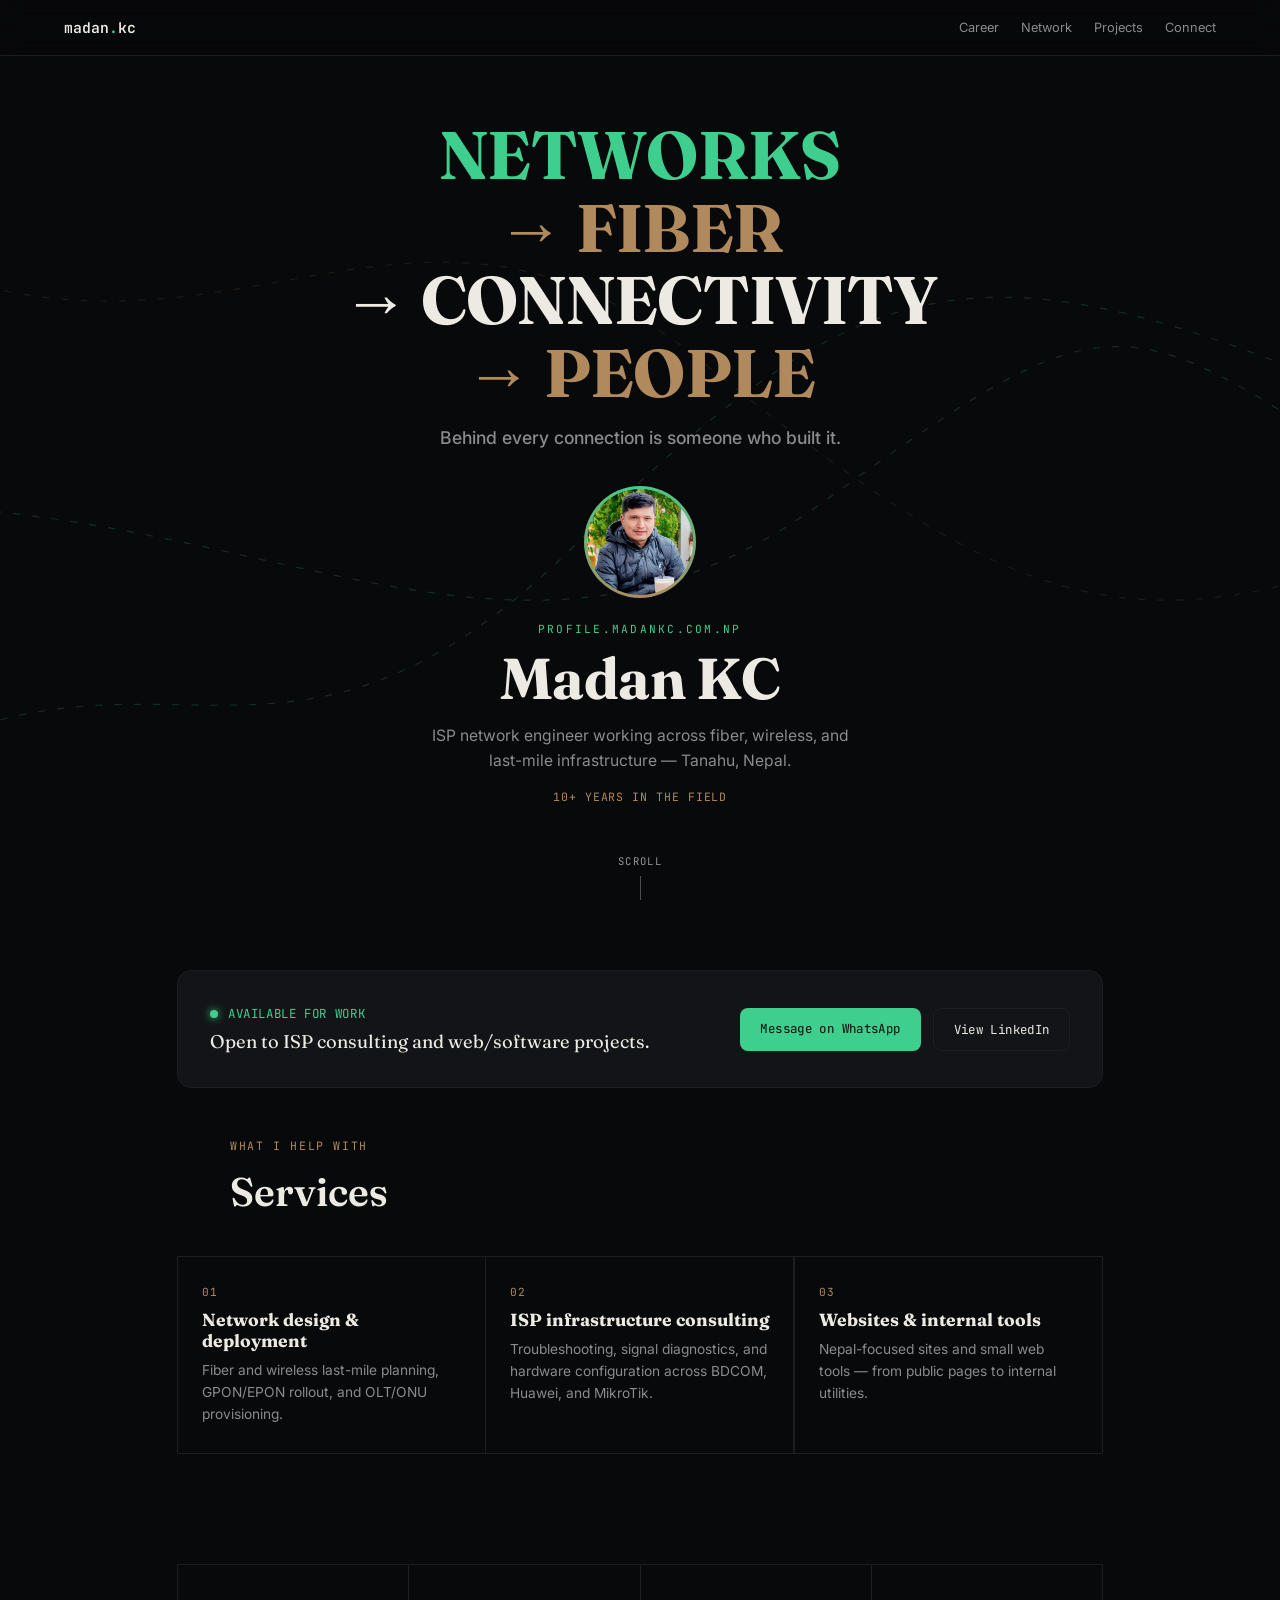
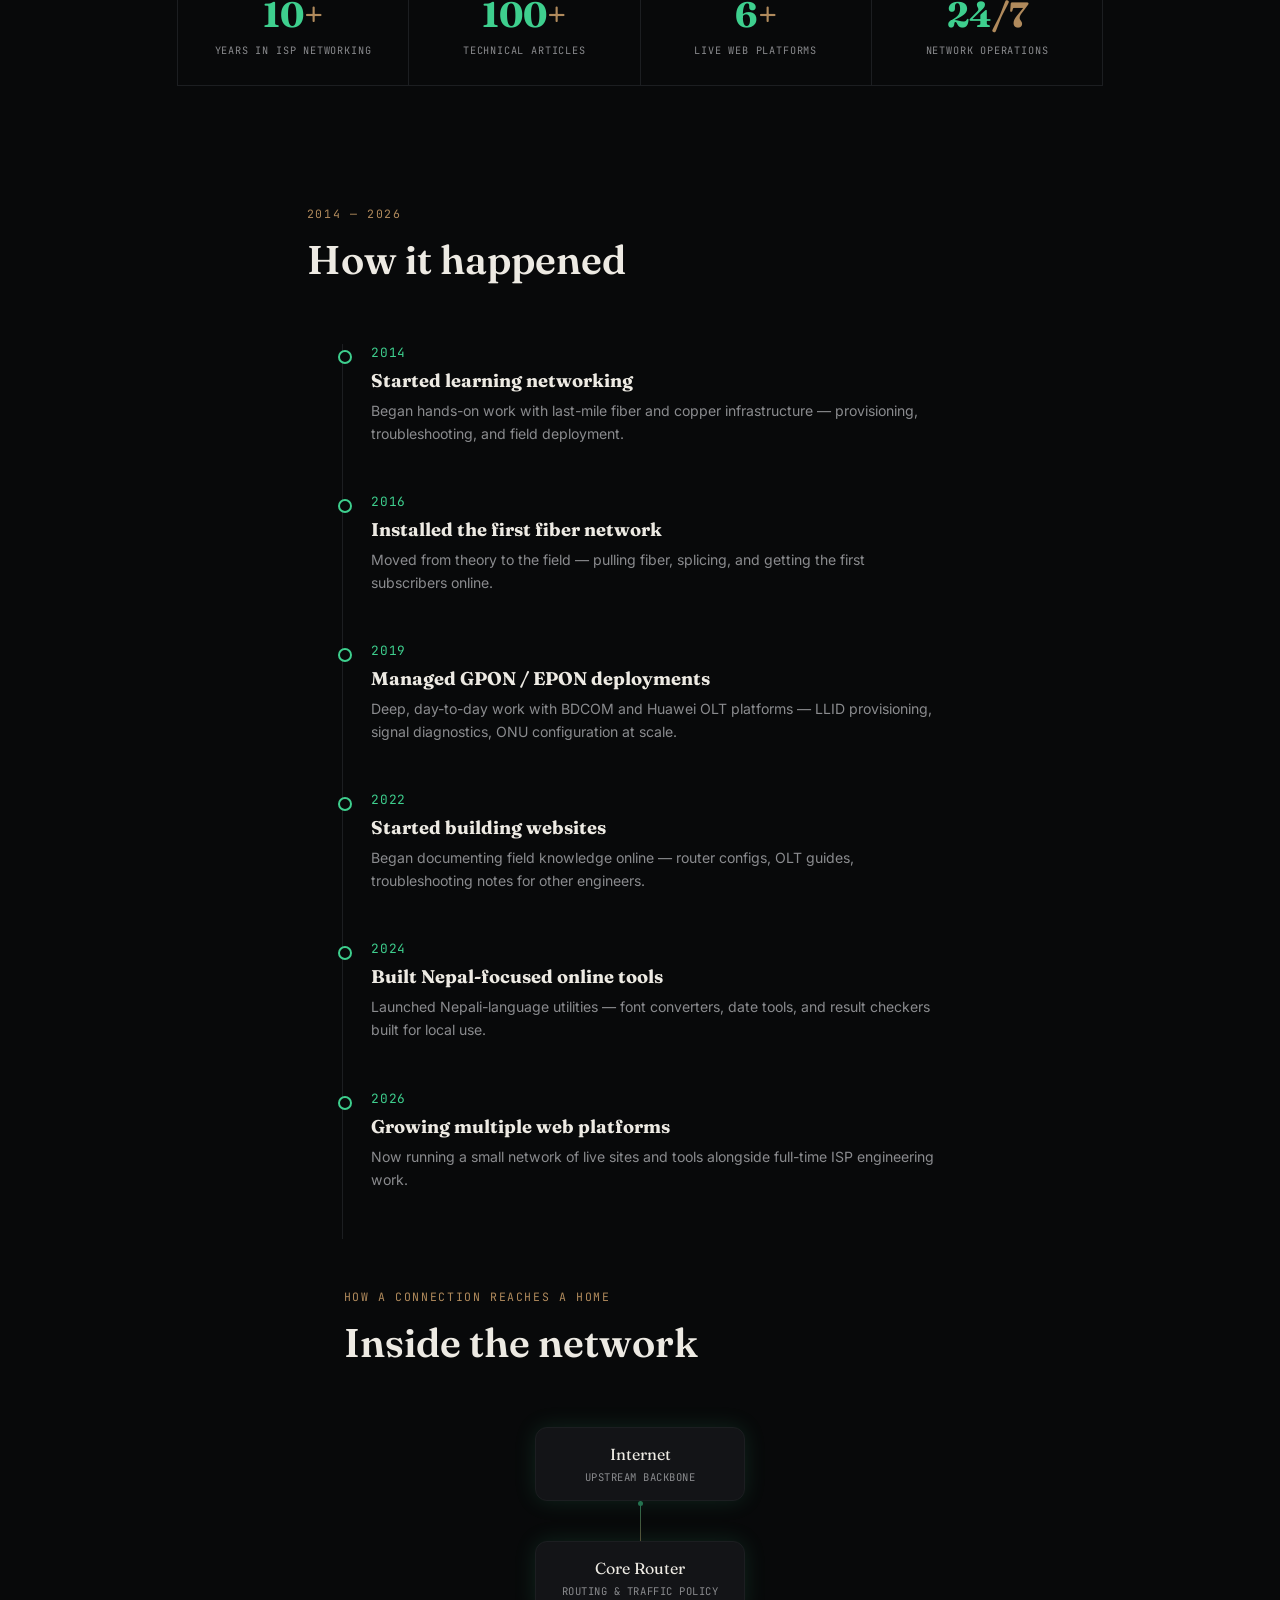
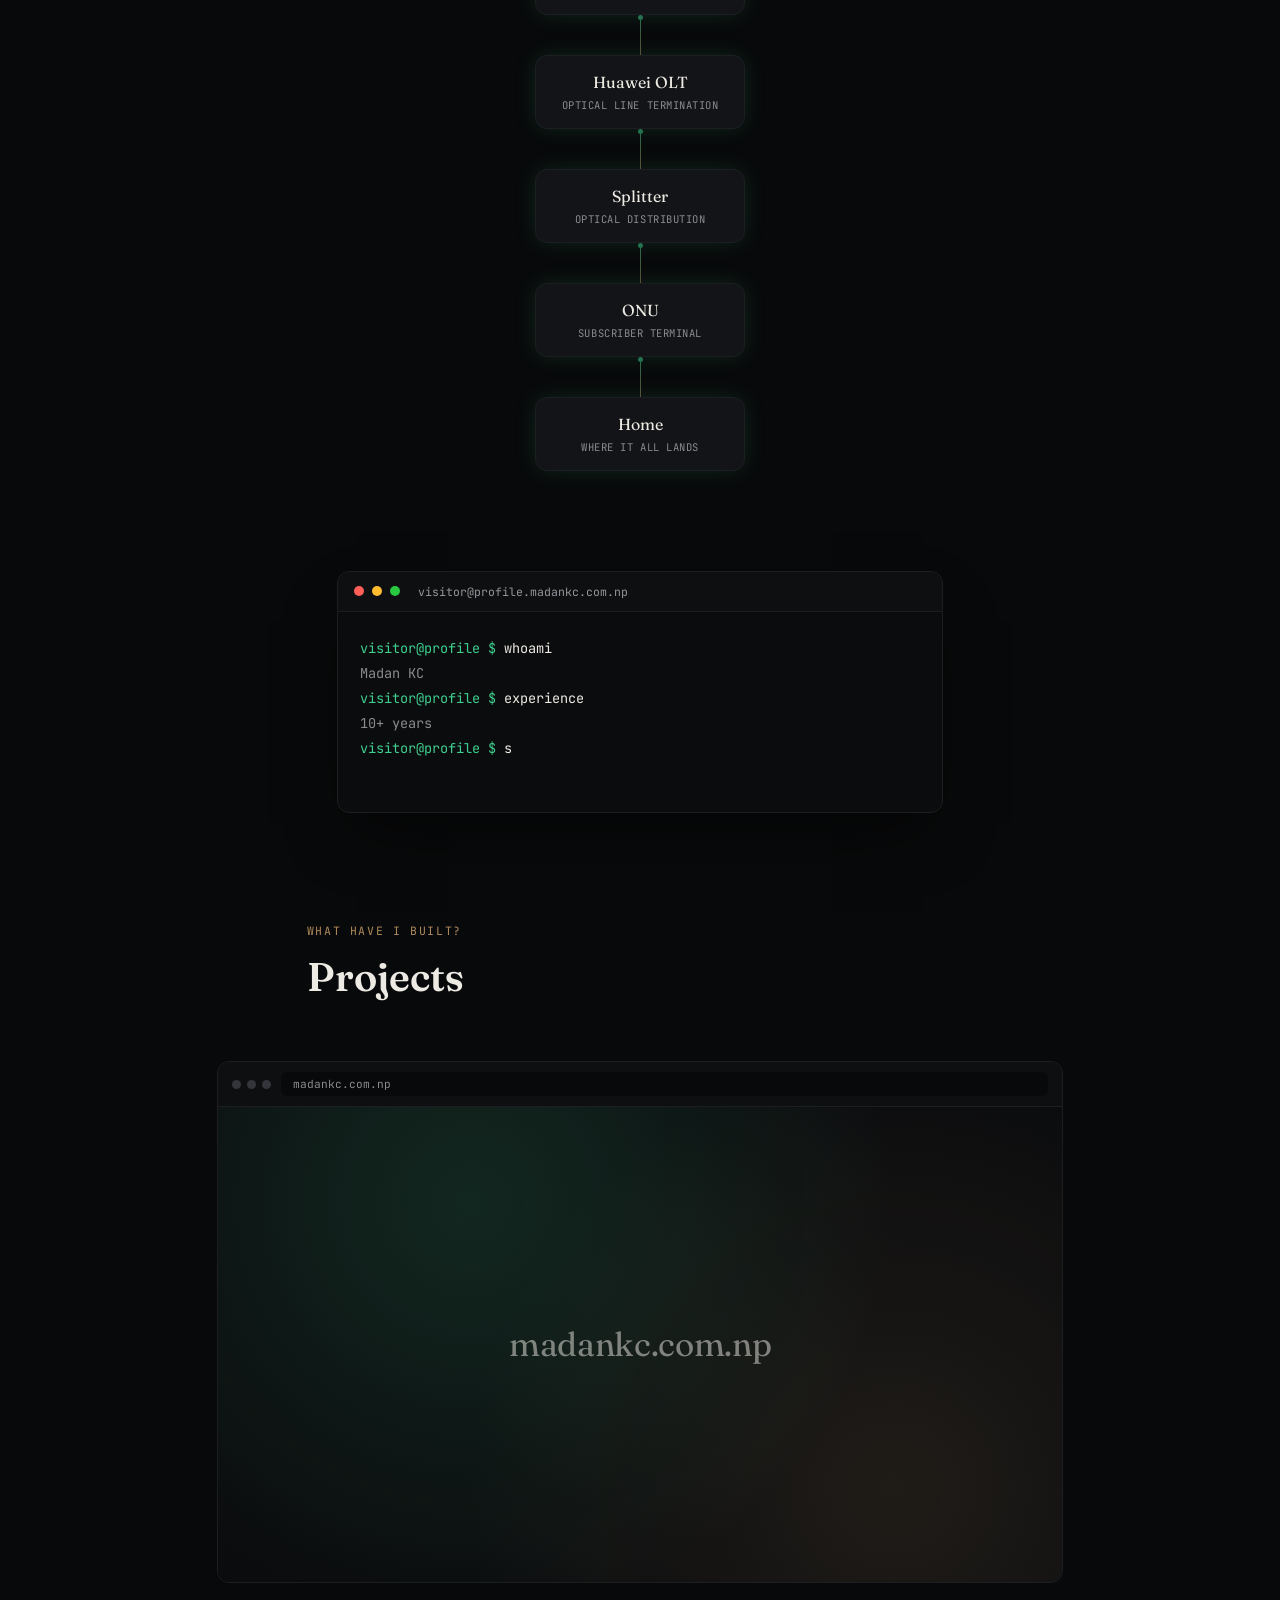
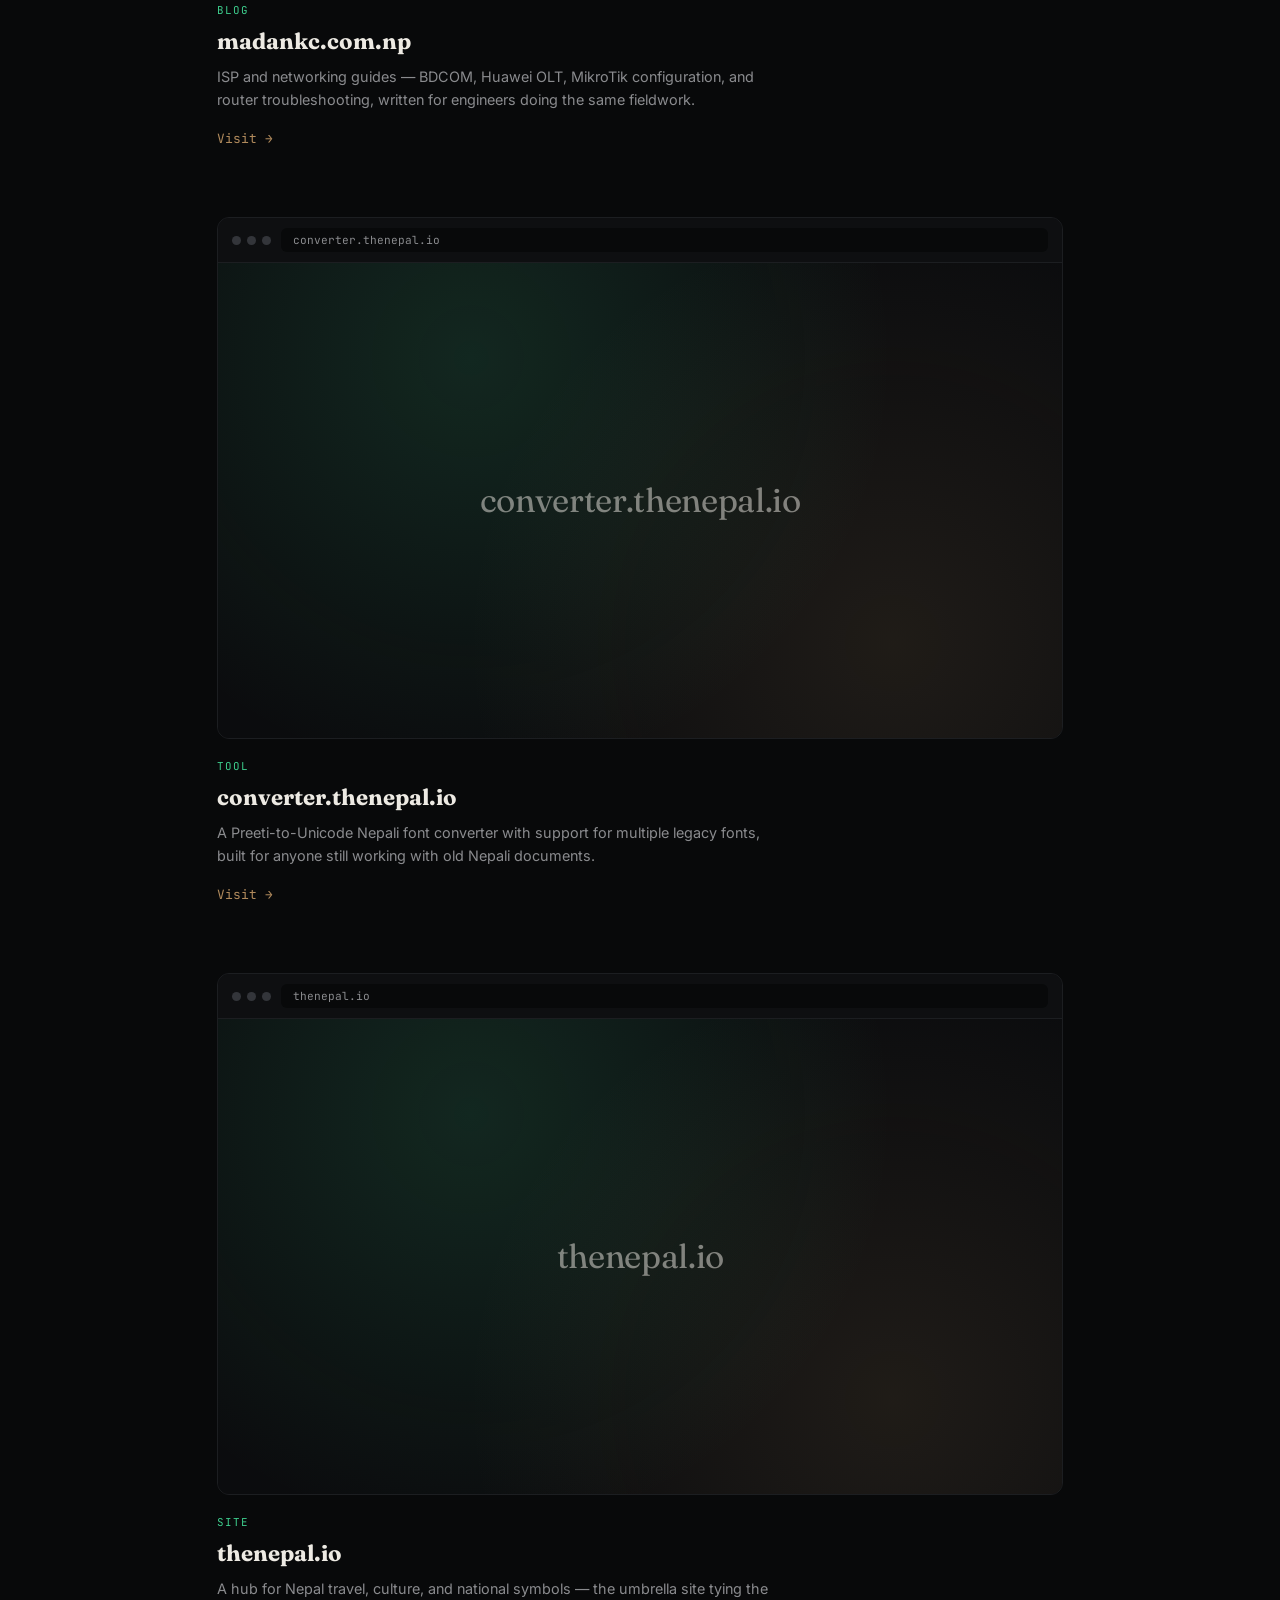
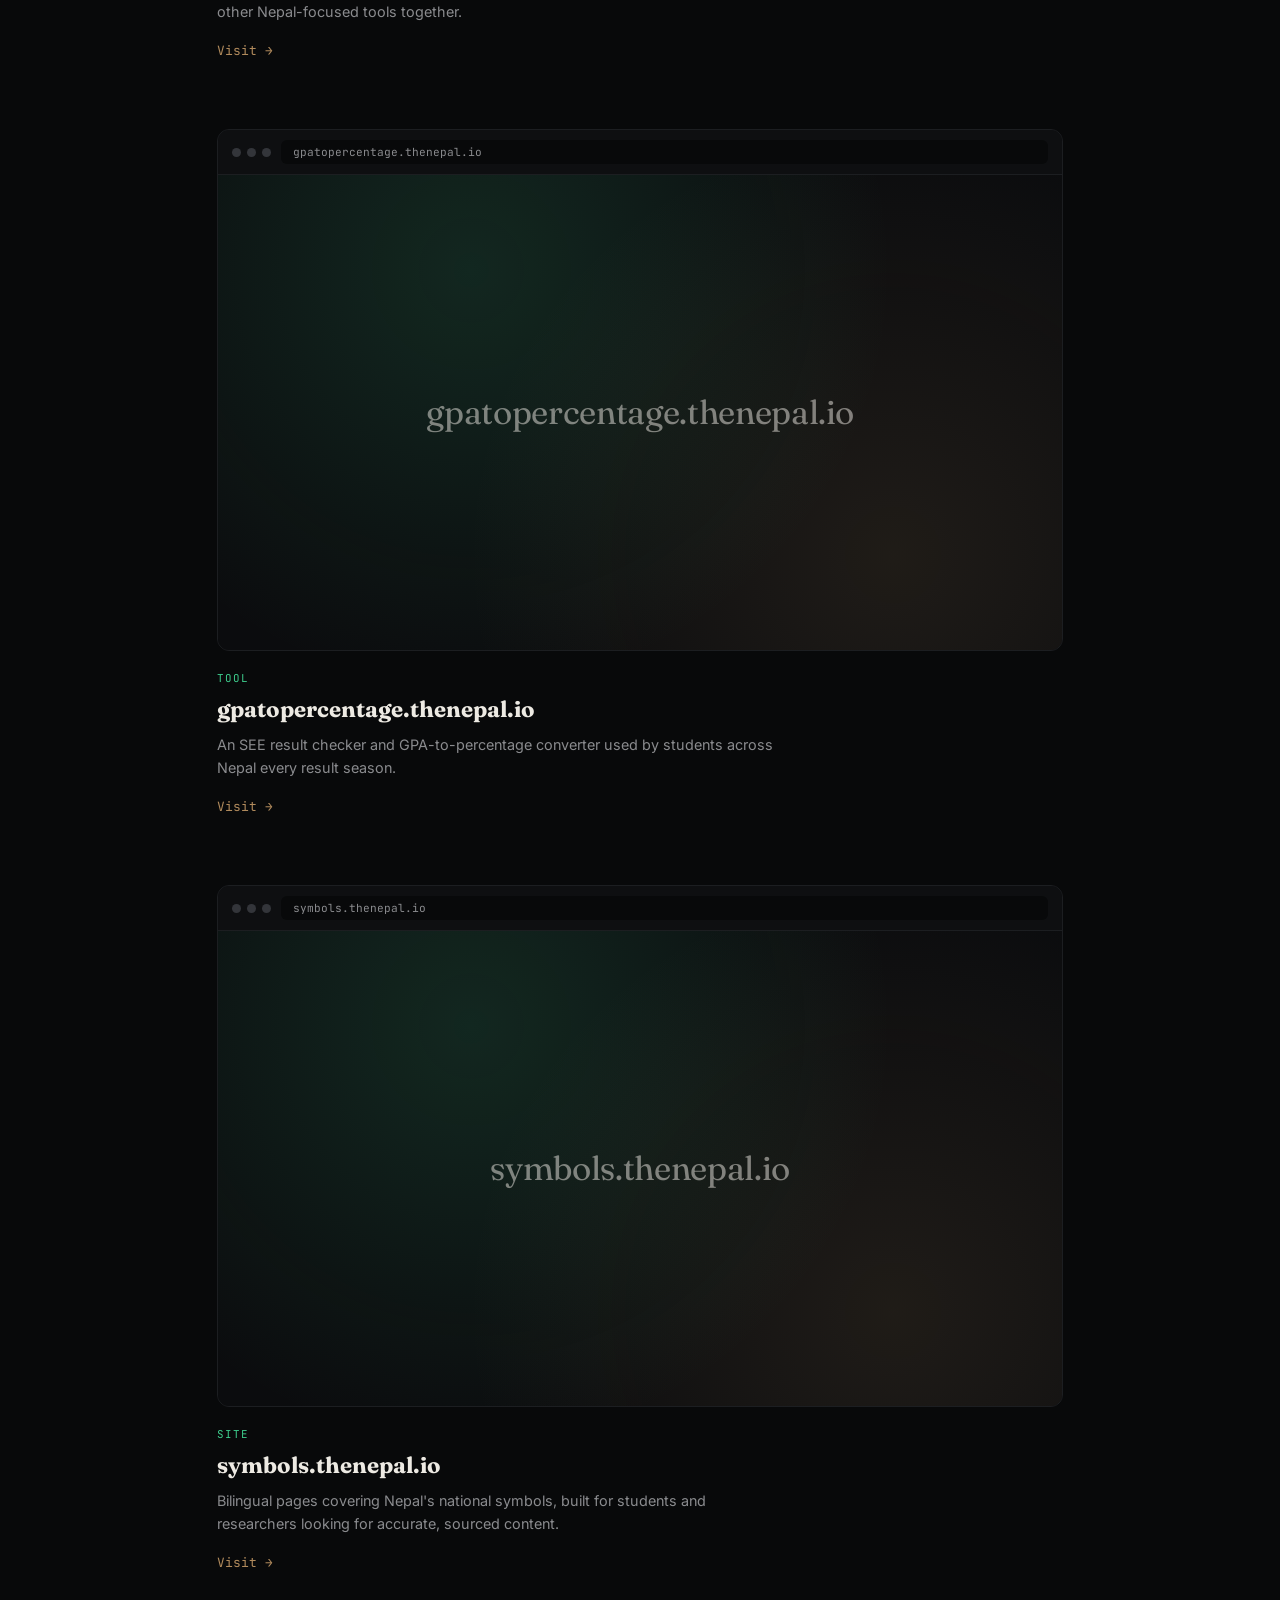
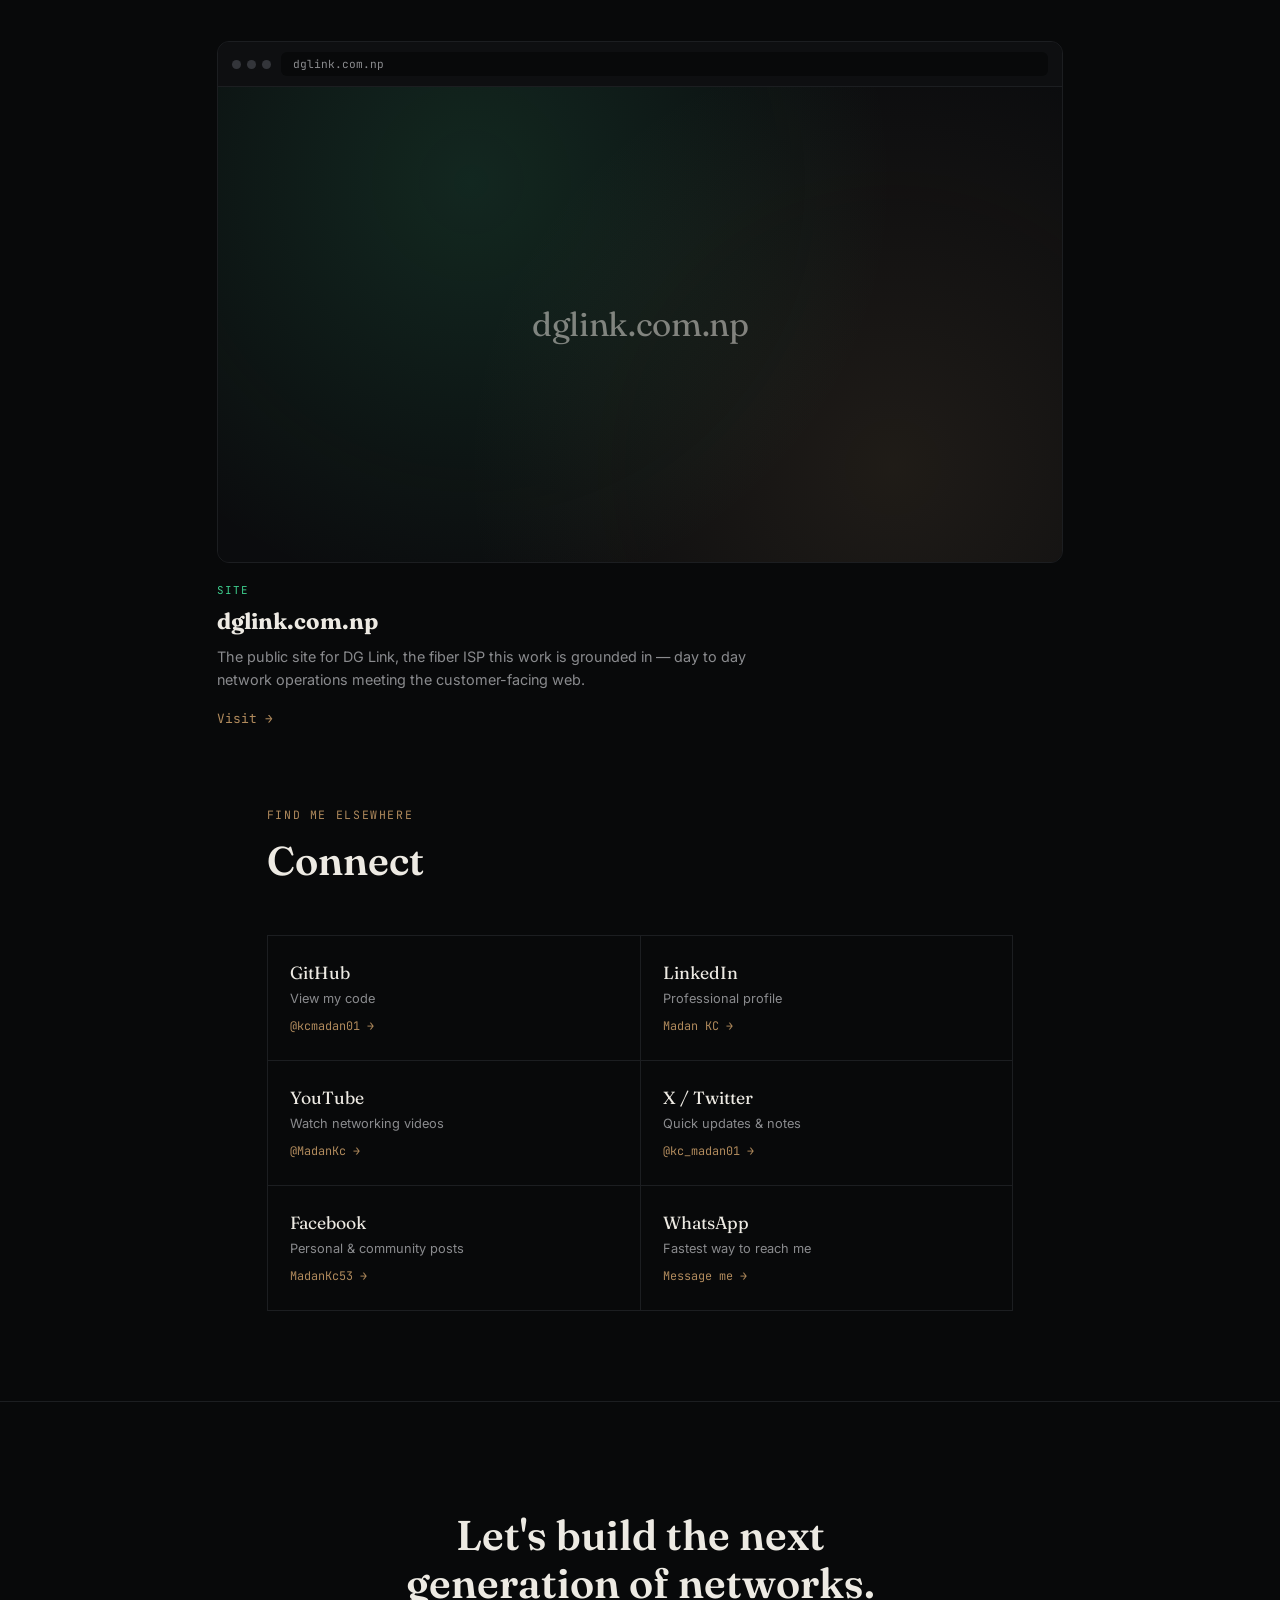
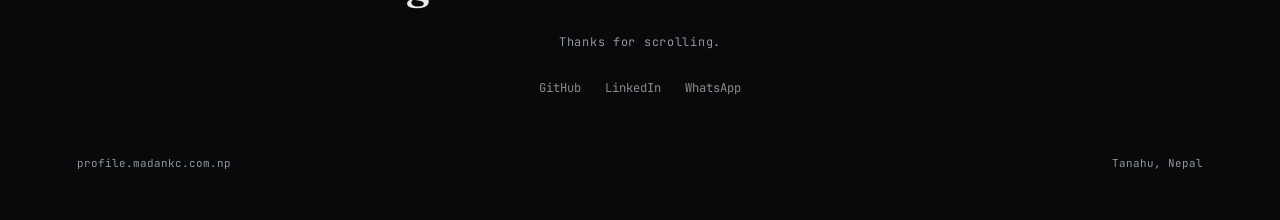
<file: index.html>
<!DOCTYPE html>
<html lang="en">
<head>
<meta charset="UTF-8">
<meta name="viewport" content="width=device-width, initial-scale=1.0">
<title>Madan KC — ISP Network Engineer, Nepal</title>
<meta name="description" content="Madan KC — ISP network engineer with 10+ years of experience across BDCOM, Huawei OLT, MikroTik, and GPON/EPON infrastructure. Based in Tanahu, Nepal.">
<link rel="canonical" href="https://profile.madankc.com.np/">

<!-- Favicon (uses the same photo) -->
<link rel="icon" type="image/jpeg" href="/profile.jpeg">
<link rel="apple-touch-icon" href="/profile.jpeg">

<!-- Open Graph -->
<meta property="og:type" content="profile">
<meta property="og:title" content="Madan KC — ISP Network Engineer, Nepal">
<meta property="og:description" content="ISP network engineer with 10+ years across BDCOM, Huawei OLT, MikroTik, and GPON/EPON infrastructure. Based in Tanahu, Nepal.">
<meta property="og:image" content="https://profile.madankc.com.np/profile.jpeg">
<meta property="og:url" content="https://profile.madankc.com.np/">

<!-- Twitter card -->
<meta name="twitter:card" content="summary">
<meta name="twitter:title" content="Madan KC — ISP Network Engineer, Nepal">
<meta name="twitter:description" content="ISP network engineer with 10+ years across BDCOM, Huawei OLT, MikroTik, and GPON/EPON infrastructure.">
<meta name="twitter:image" content="https://profile.madankc.com.np/profile.jpeg">

<link rel="preconnect" href="https://fonts.googleapis.com">
<link rel="preconnect" href="https://fonts.gstatic.com" crossorigin>
<link rel="preload" as="style" href="https://fonts.googleapis.com/css2?family=Fraunces:opsz,wght@9..144,600;9..144,700&family=Inter:wght@400;500;600;700&family=JetBrains+Mono:wght@400;500&display=swap">
<link rel="stylesheet" href="https://fonts.googleapis.com/css2?family=Fraunces:opsz,wght@9..144,600;9..144,700&family=Inter:wght@400;500;600;700&family=JetBrains+Mono:wght@400;500&display=swap" media="print" onload="this.media='all'">
<noscript><link rel="stylesheet" href="https://fonts.googleapis.com/css2?family=Fraunces:opsz,wght@9..144,600;9..144,700&family=Inter:wght@400;500;600;700&family=JetBrains+Mono:wght@400;500&display=swap"></noscript>

<script type="application/ld+json">
{
  "@context": "https://schema.org",
  "@type": "Person",
  "name": "Madan KC",
  "jobTitle": "ISP Network Engineer",
  "image": "https://profile.madankc.com.np/profile.jpeg",
  "url": "https://profile.madankc.com.np/",
  "address": {
    "@type": "PostalAddress",
    "addressRegion": "Tanahu",
    "addressCountry": "NP"
  },
  "sameAs": [
    "https://github.com/kcmadan01",
    "https://www.linkedin.com/in/madan-kc-112b11206",
    "https://youtube.com/@MadanKc",
    "https://x.com/kc_madan01",
    "https://facebook.com/MadanKc53"
  ]
}
</script>
<style>
  :root{
    --bg:#08090A;
    --panel:#131417;
    --panel2:#0F1012;
    --bone:#EDEAE3;
    --dim:#93969B;
    --dim2:#8A8B8E;
    --green:#3ECF8E;
    --brass:#B08A5C;
    --line:#1C1E21;
  }
  *{box-sizing:border-box;margin:0;padding:0;}
  html{scroll-behavior:smooth;}
  body{background:var(--bg);color:var(--bone);font-family:'Inter',sans-serif;overflow-x:hidden;}
  .mono{font-family:'JetBrains Mono',monospace;}
  img{max-width:100%;display:block;}
  ::selection{background:var(--green);color:#08090A;}
  a:focus-visible, button:focus-visible{outline:2px solid var(--green);outline-offset:3px;}

  /* Universal reveal system — IntersectionObserver driven, works in every browser, cheap on the main thread */
  .reveal{opacity:0;transform:translateY(22px);transition:opacity .55s cubic-bezier(.2,.7,.3,1), transform .55s cubic-bezier(.2,.7,.3,1);will-change:opacity,transform;}
  .reveal.visible{opacity:1;transform:translateY(0);}
  @media (prefers-reduced-motion: reduce){
    html{scroll-behavior:auto;}
    .reveal{transition:none !important;opacity:1 !important;transform:none !important;}
    *{animation-duration:.001ms !important;animation-iteration-count:1 !important;}
  }

  /* ================= SCROLL PROGRESS ================= */
  .progress-rail{position:fixed;top:0;left:0;height:2px;width:100%;background:transparent;z-index:100;}
  .progress-fill{height:100%;width:0%;background:linear-gradient(90deg,var(--green),var(--brass));animation:growProgress linear;animation-timeline:scroll(root);}
  @keyframes growProgress{from{width:0%;}to{width:100%;}}

  /* ================= NAV ================= */
  nav{
    position:fixed;top:0;left:0;right:0;z-index:50;
    display:flex;justify-content:space-between;align-items:center;flex-wrap:wrap;gap:10px;
    padding:18px 5vw;backdrop-filter:blur(10px);
    background:rgba(8,9,10,.55);border-bottom:1px solid var(--line);
  }
  .brand{font-family:'JetBrains Mono',monospace;font-weight:600;font-size:.92rem;white-space:nowrap;}
  .brand .dot{color:var(--green);}
  .nav-links{display:flex;gap:22px;font-size:.8rem;color:var(--dim2);flex-wrap:wrap;}
  .nav-links a{color:var(--dim2);text-decoration:none;transition:color .2s;white-space:nowrap;}
  .nav-links a:hover{color:var(--bone);}
  @media(max-width:700px){.nav-links{display:none;}}

  /* ================= HERO ================= */
  .hero{position:relative;min-height:100vh;display:flex;flex-direction:column;align-items:center;justify-content:center;text-align:center;padding:120px 6vw 60px;overflow:hidden;}
  .fiber-bg{position:absolute;inset:0;z-index:0;pointer-events:none;}
  .fiber-bg svg{width:100%;height:100%;}
  .fiber-path{fill:none;stroke:var(--green);stroke-width:1;opacity:.18;stroke-dasharray:6 10;animation:dashFlow 14s linear infinite;}
  .fiber-path.b{stroke:var(--brass);animation-duration:18s;opacity:.13;}
  @keyframes dashFlow{to{stroke-dashoffset:-400;}}

  .word-stack{position:relative;z-index:2;display:flex;flex-direction:column;align-items:center;gap:2px;margin-bottom:34px;}
  .word-row{font-family:'Fraunces',serif;font-weight:700;font-size:clamp(1.6rem,6vw,4.2rem);letter-spacing:-.01em;line-height:1.05;transition-delay:calc(var(--i) * 90ms);}
  .word-row.c1{color:var(--green);}
  .word-row.c2{color:var(--brass);}
  .word-row.c3{color:var(--bone);}
  .word-sub{font-family:'Inter',sans-serif;font-weight:500;font-size:clamp(.92rem,2vw,1.1rem);color:var(--dim2);max-width:480px;line-height:1.6;margin-top:14px;transition-delay:calc(var(--i) * 90ms);}

  .portrait-ring{
    width:112px;height:112px;border-radius:50%;
    margin:0 auto 24px;position:relative;z-index:2;
    background:conic-gradient(from 0deg,var(--green),var(--brass),var(--green));
    padding:3px;animation:ringSpin 7s linear infinite;
  }
  @keyframes ringSpin{to{transform:rotate(360deg);}}
  .portrait-ring .inner{
    width:100%;height:100%;border-radius:50%;overflow:hidden;
    background:var(--panel);display:flex;align-items:center;justify-content:center;
    animation:ringSpinCounter 7s linear infinite;
  }
  @keyframes ringSpinCounter{to{transform:rotate(-360deg);}}
  .portrait-ring .inner img{width:100%;height:100%;object-fit:cover;}
  .portrait-ring .initials{font-family:'Fraunces',serif;font-weight:700;font-size:2rem;color:var(--bone);}

  .eyebrow{font-family:'JetBrains Mono',monospace;font-size:.7rem;letter-spacing:.2em;text-transform:uppercase;color:var(--green);margin-bottom:14px;z-index:2;position:relative;}
  .anchor-name{font-family:'Fraunces',serif;font-weight:700;font-size:clamp(2rem,5.5vw,3.6rem);line-height:1.02;letter-spacing:-.01em;z-index:2;position:relative;}
  .anchor-role{margin-top:14px;font-size:.98rem;color:var(--dim2);max-width:440px;line-height:1.6;z-index:2;position:relative;}
  .anchor-exp{margin-top:16px;font-family:'JetBrains Mono',monospace;font-size:.72rem;color:var(--brass);letter-spacing:.08em;z-index:2;position:relative;}

  .scroll-cue{margin-top:50px;font-family:'JetBrains Mono',monospace;font-size:.66rem;letter-spacing:.14em;text-transform:uppercase;color:var(--dim);z-index:2;display:flex;flex-direction:column;align-items:center;gap:8px;}
  .scroll-cue .stem{width:1px;height:24px;background:var(--dim);opacity:.5;animation:pulse 1.8s ease-in-out infinite;}
  @keyframes pulse{0%,100%{opacity:.2;}50%{opacity:.7;}}

  /* ================= SECTION SHARED ================= */
  .section-head{max-width:820px;margin:0 auto;padding:0 6vw;text-align:left;}
  .section-label{font-family:'JetBrains Mono',monospace;font-size:.72rem;letter-spacing:.14em;text-transform:uppercase;color:var(--brass);margin-bottom:14px;}
  .section-head h2{font-family:'Fraunces',serif;font-size:clamp(1.8rem,4vw,2.5rem);font-weight:600;margin-bottom:60px;}

  /* ================= AVAILABILITY / SERVICES ================= */
  .avail-section{padding:10px 6vw 90px;max-width:1080px;margin:0 auto;}
  .avail-banner{border:1px solid var(--line);border-radius:14px;background:var(--panel);padding:34px 32px;display:flex;flex-wrap:wrap;align-items:center;justify-content:space-between;gap:24px;margin-bottom:50px;}
  .avail-banner .astatus{display:flex;align-items:center;gap:10px;font-family:'JetBrains Mono',monospace;font-size:.78rem;color:var(--green);letter-spacing:.05em;}
  .avail-banner .adot{width:8px;height:8px;border-radius:50%;background:var(--green);box-shadow:0 0 8px var(--green);}
  .avail-banner .atext{font-family:'Fraunces',serif;font-size:1.15rem;margin-top:8px;}
  .avail-cta{display:flex;gap:12px;flex-wrap:wrap;}
  .btn{font-family:'JetBrains Mono',monospace;font-size:.78rem;letter-spacing:.03em;text-decoration:none;padding:12px 20px;border-radius:8px;transition:opacity .2s,transform .2s;}
  .btn:hover{transform:translateY(-2px);}
  .btn-primary{background:var(--green);color:#08090A;}
  .btn-secondary{border:1px solid var(--line);color:var(--bone);}
  .services-grid{display:grid;grid-template-columns:repeat(3,1fr);gap:1px;background:var(--line);border:1px solid var(--line);}
  @media(max-width:800px){.services-grid{grid-template-columns:1fr;}}
  .service-card{background:var(--bg);padding:28px 24px;}
  .service-card .snum{font-family:'JetBrains Mono',monospace;font-size:.7rem;color:var(--brass);letter-spacing:.08em;margin-bottom:10px;}
  .service-card h3{font-family:'Fraunces',serif;font-size:1.1rem;margin-bottom:8px;}
  .service-card p{color:var(--dim2);font-size:.86rem;line-height:1.6;}

  /* ================= STATS ================= */
  .stats-section{padding:20px 6vw 90px;max-width:1080px;margin:0 auto;}
  .stats-grid{display:grid;grid-template-columns:repeat(4,1fr);border-top:1px solid var(--line);border-left:1px solid var(--line);}
  @media(max-width:700px){.stats-grid{grid-template-columns:repeat(2,1fr);}}
  .stat-card{border-right:1px solid var(--line);border-bottom:1px solid var(--line);padding:28px 16px;text-align:center;}
  .stat-num{font-family:'Fraunces',serif;font-weight:700;font-size:clamp(1.5rem,3.2vw,2.2rem);color:var(--green);}
  .stat-num .suffix{color:var(--brass);}
  .stat-label{margin-top:8px;font-family:'JetBrains Mono',monospace;font-size:.64rem;letter-spacing:.08em;text-transform:uppercase;color:var(--dim2);}

  /* ================= STORY TIMELINE ================= */
  .timeline{max-width:760px;margin:0 auto;padding:0 6vw 40px;position:relative;}
  .timeline::before{content:"";position:absolute;left:calc(6vw + 5px);top:0;bottom:40px;width:1px;background:var(--line);}
  .tl-item{position:relative;padding-left:34px;margin-bottom:48px;}
  .tl-item::before{content:"";position:absolute;left:1px;top:6px;width:10px;height:10px;border-radius:50%;background:var(--bg);border:2px solid var(--green);}
  .tl-item .year{font-family:'JetBrains Mono',monospace;color:var(--green);font-size:.8rem;letter-spacing:.06em;margin-bottom:8px;}
  .tl-item h3{font-family:'Fraunces',serif;font-size:1.15rem;margin-bottom:8px;}
  .tl-item p{color:var(--dim2);font-size:.88rem;line-height:1.6;}

  /* ================= NETWORK DIAGRAM ================= */
  .diagram-section{padding:10px 6vw 90px;max-width:900px;margin:0 auto;}
  .diagram-track{display:flex;flex-direction:column;align-items:center;gap:0;}
  .diagram-node{display:flex;flex-direction:column;align-items:center;gap:6px;padding:16px 24px;border:1px solid var(--line);border-radius:12px;background:var(--panel);min-width:210px;text-align:center;}
  .diagram-node.visible{box-shadow:0 0 22px rgba(62,207,142,.14);}
  .diagram-node .dname{font-family:'Fraunces',serif;font-size:1rem;}
  .diagram-node .drole{font-family:'JetBrains Mono',monospace;font-size:.66rem;color:var(--dim2);letter-spacing:.05em;text-transform:uppercase;}
  .diagram-link{width:1px;height:40px;background:linear-gradient(var(--green),var(--brass));position:relative;opacity:.5;}
  .diagram-link::after{content:"";position:absolute;left:-2px;top:0;width:5px;height:5px;border-radius:50%;background:var(--green);animation:packetTravel 1.6s linear infinite;}
  @keyframes packetTravel{from{top:0;opacity:1;}to{top:100%;opacity:.2;}}

  /* ================= TERMINAL ================= */
  .terminal-section{padding:10px 6vw 100px;max-width:760px;margin:0 auto;}
  .terminal{background:#0B0C0E;border:1px solid var(--line);border-radius:12px;overflow:hidden;box-shadow:0 30px 60px -20px rgba(0,0,0,.6);}
  .term-bar{display:flex;align-items:center;gap:8px;padding:12px 16px;border-bottom:1px solid var(--line);background:#0E0F11;}
  .term-dot{width:10px;height:10px;border-radius:50%;}
  .term-dot.r{background:#FF5F57;} .term-dot.y{background:#FEBC2E;} .term-dot.g{background:#28C840;}
  .term-title{margin-left:10px;font-family:'JetBrains Mono',monospace;font-size:.72rem;color:var(--dim);}
  .term-body{padding:24px 22px;font-family:'JetBrains Mono',monospace;font-size:.85rem;line-height:1.85;min-height:200px;}
  .term-body .prompt{color:var(--green);}
  .term-body .cmd{color:var(--bone);}
  .term-body .out{color:var(--dim2);}
  .term-body .key{color:var(--brass);}
  .cursor-blink{display:inline-block;width:7px;height:1em;background:var(--green);vertical-align:text-bottom;animation:blink 1s step-end infinite;}
  @keyframes blink{50%{opacity:0;}}

  /* ================= PROJECTS ================= */
  .projects-zone{padding:10px 0 30px;}
  .proj-list{max-width:1000px;margin:0 auto;padding:0 6vw;display:flex;flex-direction:column;gap:70px;}
  .proj-item{display:grid;grid-template-columns:1fr;gap:20px;}
  .browser-chrome{border:1px solid var(--line);border-radius:12px;overflow:hidden;background:var(--panel2);}
  .chrome-bar{display:flex;align-items:center;gap:10px;padding:10px 14px;background:#0E0F11;border-bottom:1px solid var(--line);}
  .chrome-dots{display:flex;gap:6px;}
  .chrome-dots span{width:9px;height:9px;border-radius:50%;background:#33353A;}
  .chrome-url{flex:1;background:#08090A;border-radius:6px;padding:5px 12px;font-family:'JetBrains Mono',monospace;font-size:.7rem;color:var(--dim2);}
  .chrome-screen{aspect-ratio:16/9;display:flex;align-items:center;justify-content:center;background:radial-gradient(circle at 30% 20%,rgba(62,207,142,.14),transparent 60%),radial-gradient(circle at 80% 80%,rgba(176,138,92,.12),transparent 55%),#0B0C0E;}
  .chrome-screen .screen-mark{font-family:'Fraunces',serif;font-size:clamp(1.3rem,3.4vw,2.1rem);color:rgba(237,234,227,.5);letter-spacing:-.01em;}
  .proj-meta .ptag{font-family:'JetBrains Mono',monospace;font-size:.68rem;color:var(--green);letter-spacing:.1em;text-transform:uppercase;margin-bottom:10px;}
  .proj-meta h3{font-family:'Fraunces',serif;font-size:1.4rem;margin-bottom:10px;}
  .proj-meta p{color:var(--dim2);font-size:.9rem;line-height:1.6;margin-bottom:16px;max-width:560px;}
  .proj-meta a{color:var(--brass);font-size:.8rem;text-decoration:none;font-family:'JetBrains Mono',monospace;}
  .proj-meta a:hover{color:var(--green);}

  /* ================= SOCIALS ================= */
  .socials-section{padding:50px 6vw 90px;max-width:900px;margin:0 auto;}
  .social-grid{display:grid;grid-template-columns:repeat(auto-fit,minmax(250px,1fr));gap:1px;background:var(--line);border:1px solid var(--line);}
  .social-card{background:var(--bg);padding:26px 22px;display:flex;flex-direction:column;gap:8px;text-decoration:none;color:var(--bone);transition:background .2s;}
  .social-card:hover{background:var(--panel);}
  .social-card .sname{font-family:'Fraunces',serif;font-size:1.1rem;}
  .social-card .sdesc{font-size:.8rem;color:var(--dim2);}
  .social-card .sarrow{margin-top:4px;font-family:'JetBrains Mono',monospace;font-size:.74rem;color:var(--brass);}
  .social-card:hover .sarrow{color:var(--green);}

  /* ================= FOOTER ================= */
  .premium-footer{padding:110px 6vw 50px;text-align:center;border-top:1px solid var(--line);}
  .premium-footer .fline{font-family:'Fraunces',serif;font-weight:600;font-size:clamp(1.5rem,4vw,2.6rem);line-height:1.15;}
  .premium-footer .thanks{margin-top:26px;font-family:'JetBrains Mono',monospace;font-size:.74rem;color:var(--dim);letter-spacing:.06em;}
  .footer-links{margin-top:30px;display:flex;justify-content:center;gap:24px;flex-wrap:wrap;font-family:'JetBrains Mono',monospace;font-size:.76rem;}
  .footer-links a{color:var(--dim2);text-decoration:none;}
  .footer-links a:hover{color:var(--green);}
  .foot-meta{margin-top:60px;display:flex;justify-content:space-between;flex-wrap:wrap;gap:12px;font-family:'JetBrains Mono',monospace;font-size:.68rem;color:var(--dim);}
</style>
</head>
<body>

<div class="progress-rail"><div class="progress-fill" id="progressFill"></div></div>

<nav>
  <div class="brand">madan<span class="dot">.</span>kc</div>
  <div class="nav-links">
    <a href="#timeline">Career</a>
    <a href="#network">Network</a>
    <a href="#projects">Projects</a>
    <a href="#socials">Connect</a>
  </div>
</nav>

<main>

<!-- ================= HERO ================= -->
<section class="hero">
  <div class="fiber-bg">
    <svg viewBox="0 0 1200 800" preserveAspectRatio="xMidYMid slice">
      <path class="fiber-path" d="M -50 650 C 200 500, 300 700, 550 450 S 900 200, 1250 350"/>
      <path class="fiber-path b" d="M -50 200 C 250 350, 400 100, 650 300 S 1000 550, 1250 450"/>
      <path class="fiber-path" d="M -50 420 C 300 420, 500 600, 750 420 S 1000 250, 1250 420"/>
    </svg>
  </div>

  <div class="word-stack">
    <div class="word-row c1 reveal" style="--i:0">NETWORKS</div>
    <div class="word-row c2 reveal" style="--i:1">→ FIBER</div>
    <div class="word-row c3 reveal" style="--i:2">→ CONNECTIVITY</div>
    <div class="word-row c2 reveal" style="--i:3">→ PEOPLE</div>
    <div class="word-sub reveal" style="--i:4">Behind every connection is someone who built it.</div>
  </div>

  <div class="portrait-ring reveal" style="--i:5">
    <div class="inner">
      <img src="/profile.jpeg" alt="Madan KC" width="112" height="112" decoding="async" onerror="this.parentElement.innerHTML='&lt;span class=&quot;initials&quot;&gt;MK&lt;/span&gt;'">
    </div>
  </div>
  <div class="eyebrow reveal" style="--i:6">profile.madankc.com.np</div>
  <h1 class="anchor-name reveal" style="--i:6">Madan KC</h1>
  <p class="anchor-role reveal" style="--i:7">ISP network engineer working across fiber, wireless, and last-mile infrastructure — Tanahu, Nepal.</p>
  <div class="anchor-exp reveal" style="--i:8">10+ YEARS IN THE FIELD</div>

  <div class="scroll-cue"><span>scroll</span><span class="stem"></span></div>
</section>

<!-- ================= AVAILABILITY / SERVICES ================= -->
<section class="avail-section">
  <div class="avail-banner reveal">
    <div>
      <div class="astatus"><span class="adot"></span>AVAILABLE FOR WORK</div>
      <div class="atext">Open to ISP consulting and web/software projects.</div>
    </div>
    <div class="avail-cta">
      <a class="btn btn-primary" href="https://wa.me/+9779856065618" target="_blank" rel="noopener">Message on WhatsApp</a>
      <a class="btn btn-secondary" href="https://www.linkedin.com/in/madan-kc-112b11206" target="_blank" rel="noopener">View LinkedIn</a>
    </div>
  </div>
  <div class="section-head" style="padding:0;margin-bottom:40px;">
    <div class="section-label">What I help with</div>
    <h2 style="margin-bottom:0;">Services</h2>
  </div>
  <div class="services-grid" style="margin-top:40px;">
    <div class="service-card reveal"><div class="snum">01</div><h3>Network design &amp; deployment</h3><p>Fiber and wireless last-mile planning, GPON/EPON rollout, and OLT/ONU provisioning.</p></div>
    <div class="service-card reveal"><div class="snum">02</div><h3>ISP infrastructure consulting</h3><p>Troubleshooting, signal diagnostics, and hardware configuration across BDCOM, Huawei, and MikroTik.</p></div>
    <div class="service-card reveal"><div class="snum">03</div><h3>Websites &amp; internal tools</h3><p>Nepal-focused sites and small web tools — from public pages to internal utilities.</p></div>
  </div>
</section>

<!-- ================= STATS ================= -->
<section class="stats-section">
  <div class="stats-grid">
    <div class="stat-card"><div class="stat-num" data-count="10" data-suffix="+">0</div><div class="stat-label">Years in ISP networking</div></div>
    <div class="stat-card"><div class="stat-num" data-count="100" data-suffix="+">0</div><div class="stat-label">Technical articles</div></div>
    <div class="stat-card"><div class="stat-num" data-count="6" data-suffix="+">0</div><div class="stat-label">Live web platforms</div></div>
    <div class="stat-card"><div class="stat-num">24<span class="suffix">/7</span></div><div class="stat-label">Network operations</div></div>
  </div>
</section>

<!-- ================= STORY TIMELINE ================= -->
<section id="timeline" style="padding-top:30px;">
  <div class="section-head">
    <div class="section-label">2014 — 2026</div>
    <h2>How it happened</h2>
  </div>
  <div class="timeline">
    <div class="tl-item reveal"><div class="year">2014</div><h3>Started learning networking</h3><p>Began hands-on work with last-mile fiber and copper infrastructure — provisioning, troubleshooting, and field deployment.</p></div>
    <div class="tl-item reveal"><div class="year">2016</div><h3>Installed the first fiber network</h3><p>Moved from theory to the field — pulling fiber, splicing, and getting the first subscribers online.</p></div>
    <div class="tl-item reveal"><div class="year">2019</div><h3>Managed GPON / EPON deployments</h3><p>Deep, day-to-day work with BDCOM and Huawei OLT platforms — LLID provisioning, signal diagnostics, ONU configuration at scale.</p></div>
    <div class="tl-item reveal"><div class="year">2022</div><h3>Started building websites</h3><p>Began documenting field knowledge online — router configs, OLT guides, troubleshooting notes for other engineers.</p></div>
    <div class="tl-item reveal"><div class="year">2024</div><h3>Built Nepal-focused online tools</h3><p>Launched Nepali-language utilities — font converters, date tools, and result checkers built for local use.</p></div>
    <div class="tl-item reveal"><div class="year">2026</div><h3>Growing multiple web platforms</h3><p>Now running a small network of live sites and tools alongside full-time ISP engineering work.</p></div>
  </div>
</section>

<!-- ================= NETWORK DIAGRAM ================= -->
<section id="network" class="diagram-section">
  <div class="section-head">
    <div class="section-label">How a connection reaches a home</div>
    <h2>Inside the network</h2>
  </div>
  <div class="diagram-track">
    <div class="diagram-node reveal"><div class="dname">Internet</div><div class="drole">Upstream backbone</div></div>
    <div class="diagram-link"></div>
    <div class="diagram-node reveal"><div class="dname">Core Router</div><div class="drole">Routing &amp; traffic policy</div></div>
    <div class="diagram-link"></div>
    <div class="diagram-node reveal"><div class="dname">Huawei OLT</div><div class="drole">Optical line termination</div></div>
    <div class="diagram-link"></div>
    <div class="diagram-node reveal"><div class="dname">Splitter</div><div class="drole">Optical distribution</div></div>
    <div class="diagram-link"></div>
    <div class="diagram-node reveal"><div class="dname">ONU</div><div class="drole">Subscriber terminal</div></div>
    <div class="diagram-link"></div>
    <div class="diagram-node reveal"><div class="dname">Home</div><div class="drole">Where it all lands</div></div>
  </div>
</section>

<!-- ================= TERMINAL ================= -->
<section class="terminal-section">
  <div class="terminal">
    <div class="term-bar">
      <div class="term-dot r"></div><div class="term-dot y"></div><div class="term-dot g"></div>
      <div class="term-title">visitor@profile.madankc.com.np</div>
    </div>
    <div class="term-body" id="termBody"></div>
  </div>
</section>

<!-- ================= PROJECTS ================= -->
<section id="projects" class="projects-zone">
  <div class="section-head">
    <div class="section-label">What have I built?</div>
    <h2>Projects</h2>
  </div>
  <div class="proj-list">

    <div class="proj-item">
      <div class="browser-chrome reveal">
        <div class="chrome-bar"><div class="chrome-dots"><span></span><span></span><span></span></div><div class="chrome-url mono">madankc.com.np</div></div>
        <div class="chrome-screen"><div class="screen-mark">madankc.com.np</div></div>
      </div>
      <div class="proj-meta">
        <div class="ptag">Blog</div>
        <h3>madankc.com.np</h3>
        <p>ISP and networking guides — BDCOM, Huawei OLT, MikroTik configuration, and router troubleshooting, written for engineers doing the same fieldwork.</p>
        <a href="https://madankc.com.np" target="_blank" rel="noopener" aria-label="Visit madankc.com.np">Visit →</a>
      </div>
    </div>

    <div class="proj-item">
      <div class="browser-chrome reveal">
        <div class="chrome-bar"><div class="chrome-dots"><span></span><span></span><span></span></div><div class="chrome-url mono">converter.thenepal.io</div></div>
        <div class="chrome-screen"><div class="screen-mark">converter.thenepal.io</div></div>
      </div>
      <div class="proj-meta">
        <div class="ptag">Tool</div>
        <h3>converter.thenepal.io</h3>
        <p>A Preeti-to-Unicode Nepali font converter with support for multiple legacy fonts, built for anyone still working with old Nepali documents.</p>
        <a href="https://converter.thenepal.io" target="_blank" rel="noopener" aria-label="Visit converter.thenepal.io">Visit →</a>
      </div>
    </div>

    <div class="proj-item">
      <div class="browser-chrome reveal">
        <div class="chrome-bar"><div class="chrome-dots"><span></span><span></span><span></span></div><div class="chrome-url mono">thenepal.io</div></div>
        <div class="chrome-screen"><div class="screen-mark">thenepal.io</div></div>
      </div>
      <div class="proj-meta">
        <div class="ptag">Site</div>
        <h3>thenepal.io</h3>
        <p>A hub for Nepal travel, culture, and national symbols — the umbrella site tying the other Nepal-focused tools together.</p>
        <a href="https://thenepal.io" target="_blank" rel="noopener" aria-label="Visit thenepal.io">Visit →</a>
      </div>
    </div>

    <div class="proj-item">
      <div class="browser-chrome reveal">
        <div class="chrome-bar"><div class="chrome-dots"><span></span><span></span><span></span></div><div class="chrome-url mono">gpatopercentage.thenepal.io</div></div>
        <div class="chrome-screen"><div class="screen-mark">gpatopercentage.thenepal.io</div></div>
      </div>
      <div class="proj-meta">
        <div class="ptag">Tool</div>
        <h3>gpatopercentage.thenepal.io</h3>
        <p>An SEE result checker and GPA-to-percentage converter used by students across Nepal every result season.</p>
        <a href="https://gpatopercentage.thenepal.io" target="_blank" rel="noopener" aria-label="Visit gpatopercentage.thenepal.io">Visit →</a>
      </div>
    </div>

    <div class="proj-item">
      <div class="browser-chrome reveal">
        <div class="chrome-bar"><div class="chrome-dots"><span></span><span></span><span></span></div><div class="chrome-url mono">symbols.thenepal.io</div></div>
        <div class="chrome-screen"><div class="screen-mark">symbols.thenepal.io</div></div>
      </div>
      <div class="proj-meta">
        <div class="ptag">Site</div>
        <h3>symbols.thenepal.io</h3>
        <p>Bilingual pages covering Nepal's national symbols, built for students and researchers looking for accurate, sourced content.</p>
        <a href="https://symbols.thenepal.io" target="_blank" rel="noopener" aria-label="Visit symbols.thenepal.io">Visit →</a>
      </div>
    </div>

    <div class="proj-item">
      <div class="browser-chrome reveal">
        <div class="chrome-bar"><div class="chrome-dots"><span></span><span></span><span></span></div><div class="chrome-url mono">dglink.com.np</div></div>
        <div class="chrome-screen"><div class="screen-mark">dglink.com.np</div></div>
      </div>
      <div class="proj-meta">
        <div class="ptag">Site</div>
        <h3>dglink.com.np</h3>
        <p>The public site for DG Link, the fiber ISP this work is grounded in — day to day network operations meeting the customer-facing web.</p>
        <a href="https://dglink.com.np" target="_blank" rel="noopener" aria-label="Visit dglink.com.np">Visit →</a>
      </div>
    </div>

  </div>
</section>

<!-- ================= SOCIALS ================= -->
<section class="socials-section" id="socials">
  <div class="section-head" style="padding:0;margin-bottom:50px;">
    <div class="section-label">Find me elsewhere</div>
    <h2 style="margin-bottom:0;">Connect</h2>
  </div>
  <div class="social-grid">
    <a class="social-card" href="https://github.com/kcmadan01" target="_blank" rel="noopener">
      <div class="sname">GitHub</div><div class="sdesc">View my code</div><div class="sarrow mono">@kcmadan01 →</div>
    </a>
    <a class="social-card" href="https://www.linkedin.com/in/madan-kc-112b11206" target="_blank" rel="noopener">
      <div class="sname">LinkedIn</div><div class="sdesc">Professional profile</div><div class="sarrow mono">Madan KC →</div>
    </a>
    <a class="social-card" href="https://youtube.com/@MadanKc" target="_blank" rel="noopener">
      <div class="sname">YouTube</div><div class="sdesc">Watch networking videos</div><div class="sarrow mono">@MadanKc →</div>
    </a>
    <a class="social-card" href="https://x.com/kc_madan01" target="_blank" rel="noopener">
      <div class="sname">X / Twitter</div><div class="sdesc">Quick updates &amp; notes</div><div class="sarrow mono">@kc_madan01 →</div>
    </a>
    <a class="social-card" href="https://facebook.com/MadanKc53" target="_blank" rel="noopener">
      <div class="sname">Facebook</div><div class="sdesc">Personal &amp; community posts</div><div class="sarrow mono">MadanKc53 →</div>
    </a>
    <a class="social-card" href="https://wa.me/+9779856065618" target="_blank" rel="noopener">
      <div class="sname">WhatsApp</div><div class="sdesc">Fastest way to reach me</div><div class="sarrow mono">Message me →</div>
    </a>
  </div>
</section>

</main>

<!-- ================= PREMIUM FOOTER ================= -->
<footer class="premium-footer">
  <div class="fline">Let's build the next<br>generation of networks.</div>
  <div class="thanks">Thanks for scrolling.</div>
  <div class="footer-links">
    <a href="https://github.com/kcmadan01" target="_blank" rel="noopener">GitHub</a>
    <a href="https://www.linkedin.com/in/madan-kc-112b11206" target="_blank" rel="noopener">LinkedIn</a>
    <a href="https://wa.me/+9779856065618" target="_blank" rel="noopener">WhatsApp</a>
  </div>
  <div class="foot-meta">
    <span>profile.madankc.com.np</span>
    <span>Tanahu, Nepal</span>
  </div>
</footer>

<script>
  // Universal reveal-on-scroll (fast, no scroll-jank, works in every browser)
  (function(){
    var els = document.querySelectorAll('.reveal, .diagram-node');
    var io = new IntersectionObserver(function(entries){
      entries.forEach(function(entry){
        if(entry.isIntersecting){
          entry.target.classList.add('visible');
          io.unobserve(entry.target);
        }
      });
    }, {threshold:0.15, rootMargin:'0px 0px -8% 0px'});
    els.forEach(function(el){ io.observe(el); });
  })();

  // (Scroll progress bar is now CSS-only via scroll-timeline — no JS scroll listener needed)

  // Animated stat counters
  (function(){
    var nums = document.querySelectorAll('.stat-num[data-count]');
    function animate(el){
      var to = parseInt(el.getAttribute('data-count'), 10);
      var suffix = el.getAttribute('data-suffix') || '';
      var format = el.getAttribute('data-format') === '1';
      var start = performance.now();
      var dur = 1200;
      function frame(now){
        var t = Math.min(1, (now - start) / dur);
        var eased = 1 - Math.pow(1 - t, 3);
        var val = Math.round(to * eased);
        el.innerHTML = (format ? val.toLocaleString() : val) + '<span class="suffix">' + suffix + '</span>';
        if(t < 1) requestAnimationFrame(frame);
      }
      requestAnimationFrame(frame);
    }
    var io = new IntersectionObserver(function(entries){
      entries.forEach(function(entry){
        if(entry.isIntersecting){
          nums.forEach(animate);
          io.disconnect();
        }
      });
    }, {threshold:0.3});
    var grid = document.querySelector('.stats-grid');
    if(grid) io.observe(grid);
  })();

  // Terminal typing sequence
  (function(){
    var body = document.getElementById('termBody');
    var lines = [
      {p:true, text:'whoami'},
      {out:'Madan KC'},
      {p:true, text:'experience'},
      {out:'10+ years'},
      {p:true, text:'stack'},
      {out:'BDCOM · Huawei OLT · MikroTik · GPON/EPON'},
      {p:true, text:'projects'},
      {out:'6 live platforms'},
      {p:true, text:'status'},
      {out:'ONLINE', key:true},
      {p:true, text:'location'},
      {out:'Tanahu, Nepal'}
    ];
    var li = 0;
    function typeLine(){
      if(li >= lines.length){
        var c = document.createElement('span');
        c.className = 'prompt';
        c.innerHTML = 'visitor@profile $ <span class="cursor-blink"></span>';
        body.appendChild(c);
        return;
      }
      var line = lines[li];
      var row = document.createElement('div');
      if(line.p){
        row.innerHTML = '<span class="prompt">visitor@profile $</span> ';
        var cmdSpan = document.createElement('span');
        cmdSpan.className = 'cmd';
        row.appendChild(cmdSpan);
        body.appendChild(row);
        var ci = 0;
        (function typeChar(){
          if(ci <= line.text.length){
            cmdSpan.textContent = line.text.slice(0, ci);
            ci++;
            setTimeout(typeChar, 35);
          } else {
            li++;
            setTimeout(typeLine, 150);
          }
        })();
      } else {
        row.className = line.key ? 'out key' : 'out';
        row.textContent = line.out;
        body.appendChild(row);
        li++;
        setTimeout(typeLine, 200);
      }
    }
    var io = new IntersectionObserver(function(entries){
      entries.forEach(function(entry){
        if(entry.isIntersecting){ typeLine(); io.disconnect(); }
      });
    }, {threshold:0.4});
    io.observe(document.querySelector('.terminal'));
  })();
</script>

</body>
</html>
</file>
